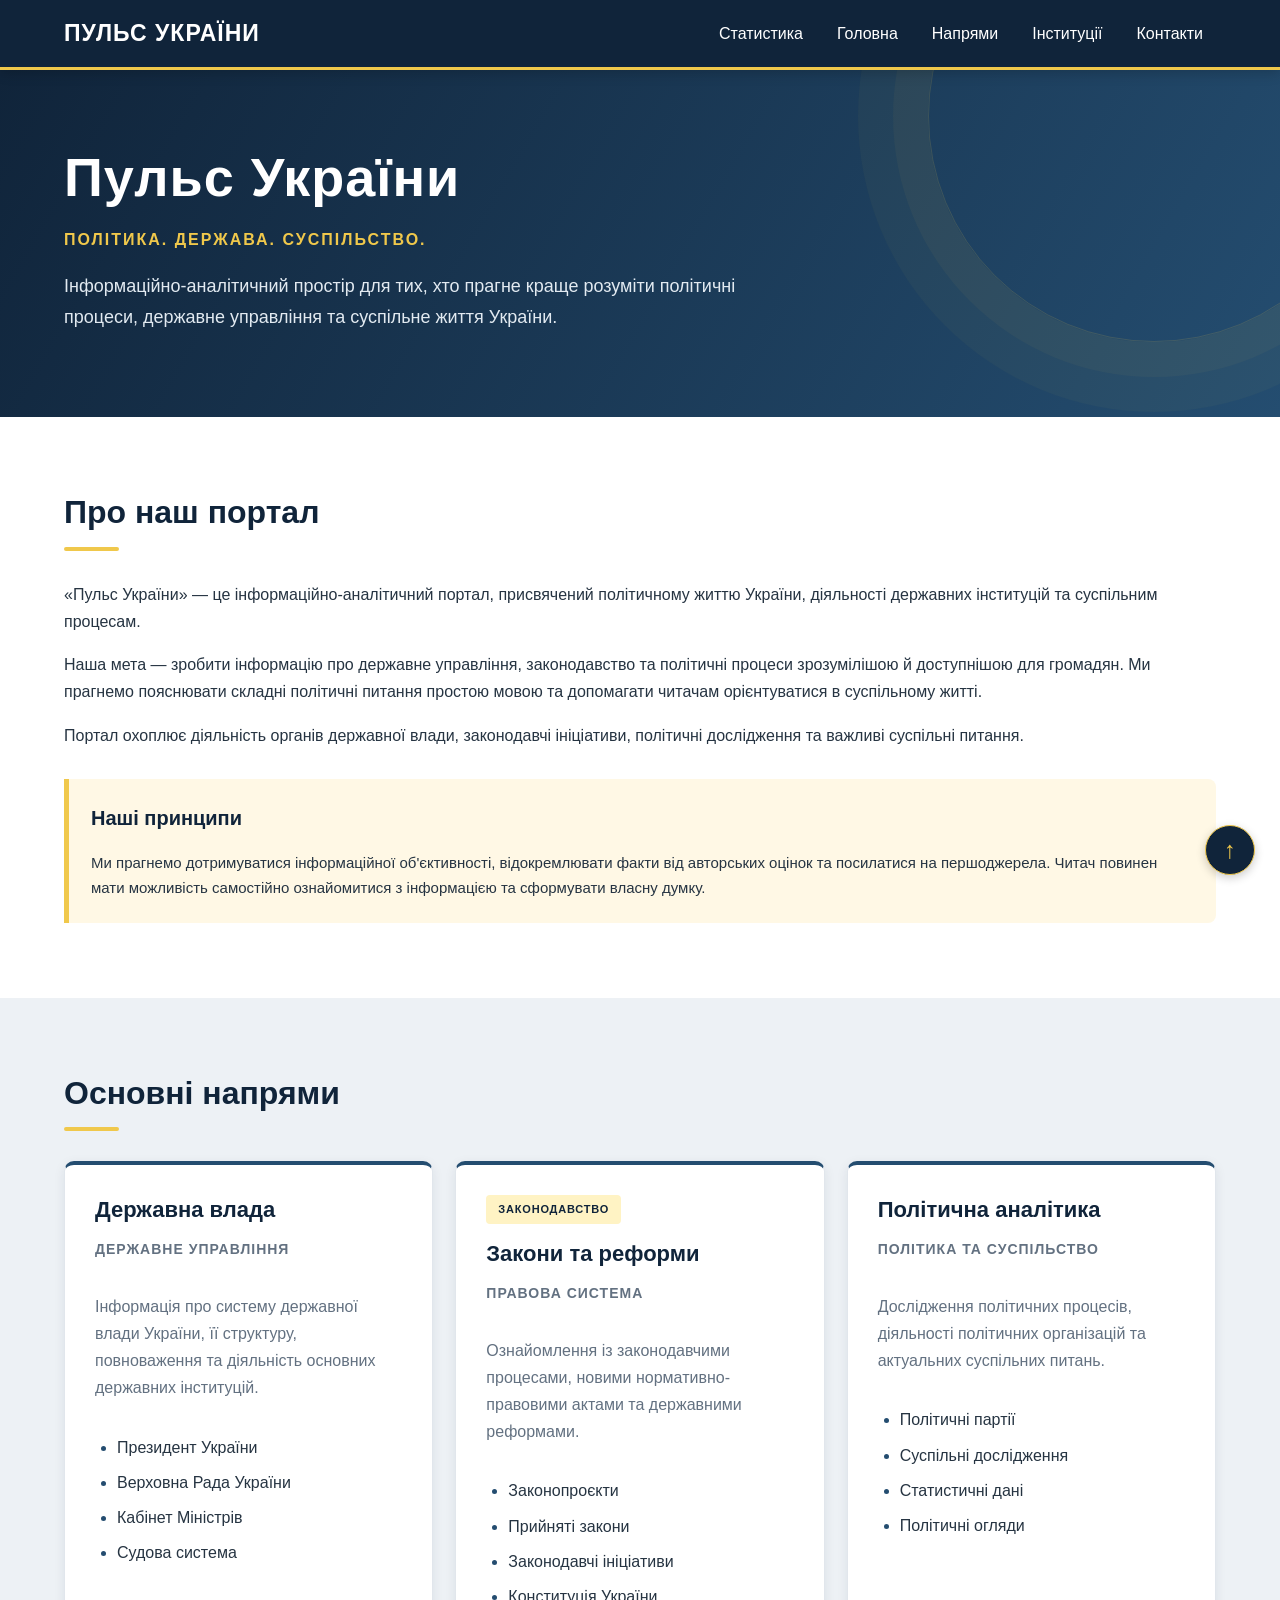
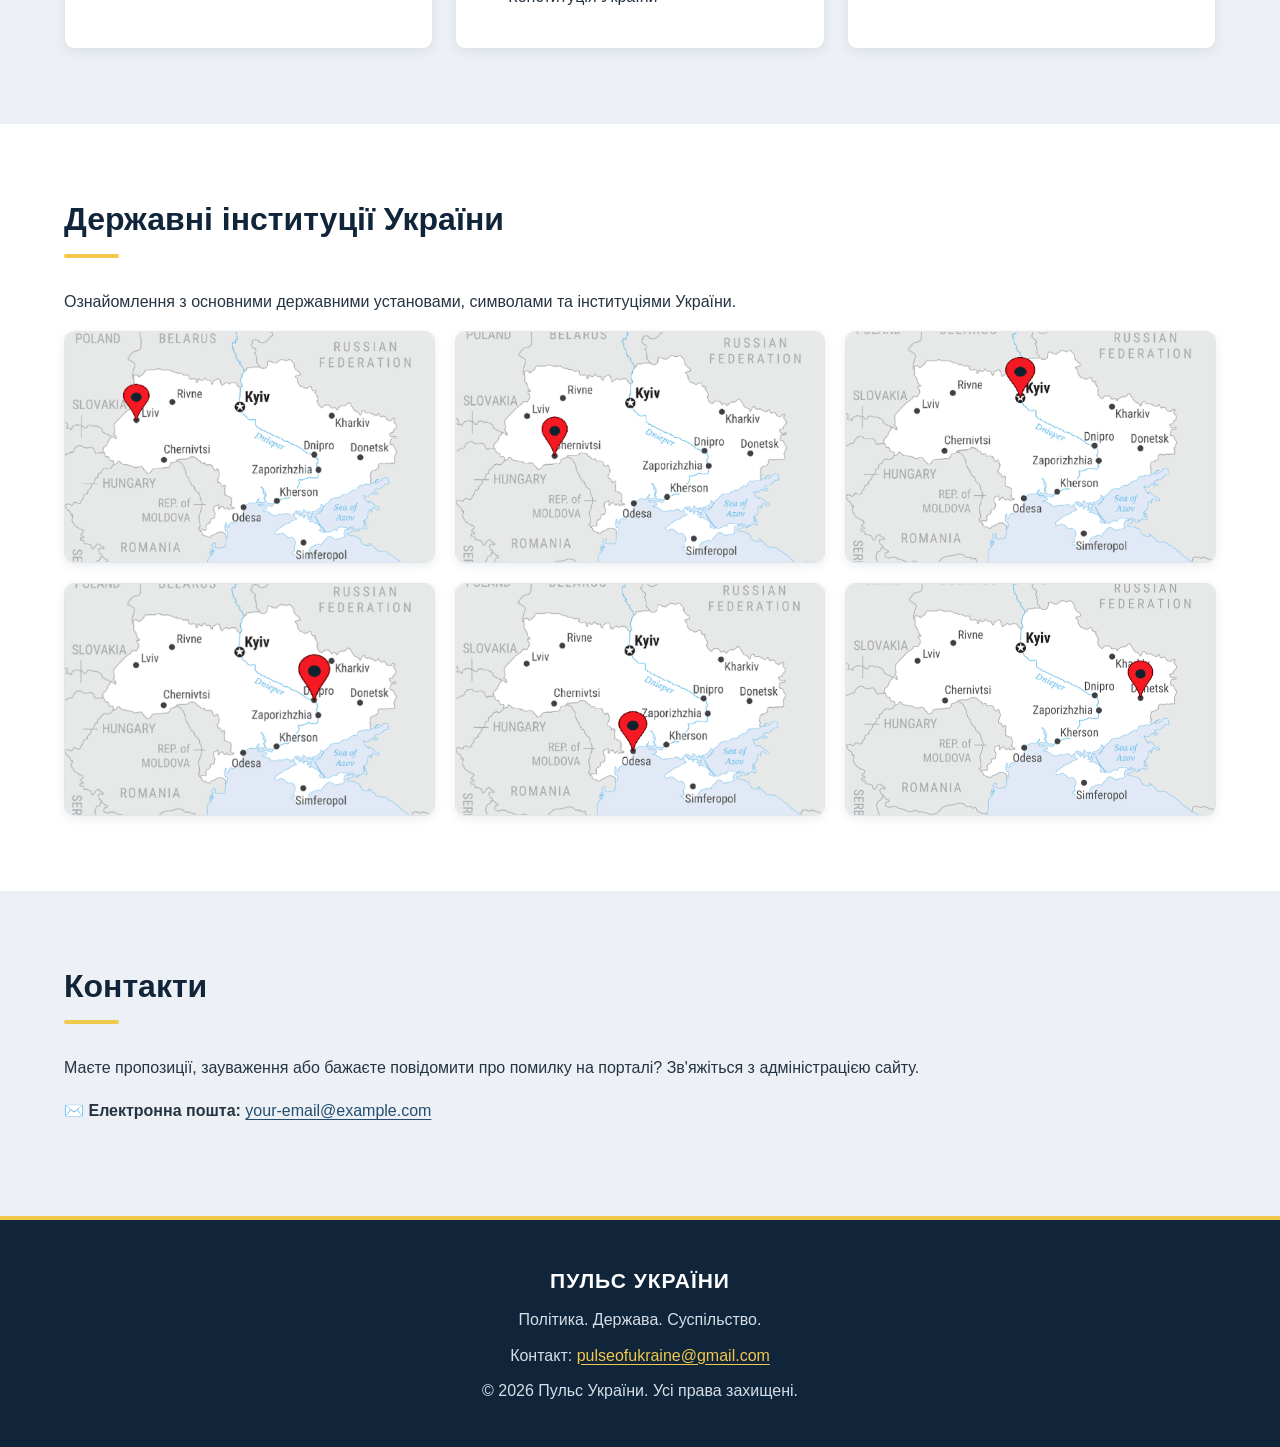
<file: Index/index.html>
<!DOCTYPE html>
<html lang="uk">
<head>
    <meta charset="UTF-8">
    <meta name="viewport" content="width=device-width, initial-scale=1.0">

    <!-- SEO metadata -->
    <title>Пульс України — Політика. Держава. Суспільство.</title>

    <meta name="description"
          content="Пульс України — інформаційно-аналітичний портал про українську політику, державне управління, законодавство та суспільне життя.">

    <meta name="keywords"
          content="Україна, політика, державне управління, Верховна Рада, законодавство, суспільство, політична аналітика">

    <meta name="author" content="Your Name">

    <meta name="theme-color" content="#10243A">

    <!-- Favicon -->
    <link rel="icon" href="favicon.ico" type="image/x-icon">

    <!-- Open Graph metadata -->
    <meta property="og:type" content="website">
    <meta property="og:locale" content="uk_UA">
    <meta property="og:title" content="Пульс України — Політика. Держава. Суспільство.">
    <meta property="og:description"
          content="Досліджуй політичні процеси, державні інституції та суспільне життя України.">

    <!-- CSS -->
    <link rel="stylesheet" href="style.css">
</head>

<body id="top">

    <!-- Skip link for accessibility -->
    <a class="skip-link" href="#main-content">
        Перейти до основного вмісту
    </a>

    <!-- Website header -->
    <header class="site-header">
        <div class="header-container">

            <a class="logo" href="#top">ПУЛЬС УКРАЇНИ</a>

            <nav aria-label="Головна навігація">
                <ul>
                    <li><a href="pages/statistics.html">Статистика</a></li>
                    <li><a href="#about">Головна</a></li>
                    <li><a href="#features">Напрями</a></li>
                    <li><a href="#gallery">Інституції</a></li>
                    <li><a href="#contacts">Контакти</a></li>
                </ul>
            </nav>

        </div>
    </header>

    <!-- Main page content -->
    <main id="main-content">

        <!-- Page introduction -->
        <header class="page-intro">
            <div class="container">

                <h1>Пульс України</h1>

                <p>
                    Політика. Держава. Суспільство.
                </p>

                <p>
                    Інформаційно-аналітичний простір для тих,
                    хто прагне краще розуміти політичні процеси,
                    державне управління та суспільне життя України.
                </p>

            </div>
        </header>

        <!-- About the portal -->
        <section id="about" class="section">
            <div class="container">

                <h2>Про наш портал</h2>

                <p>
                    «Пульс України» — це інформаційно-аналітичний портал,
                    присвячений політичному життю України, діяльності
                    державних інституцій та суспільним процесам.
                </p>

                <p>
                    Наша мета — зробити інформацію про державне
                    управління, законодавство та політичні процеси
                    зрозумілішою й доступнішою для громадян.
                    Ми прагнемо пояснювати складні політичні питання
                    простою мовою та допомагати читачам орієнтуватися
                    в суспільному житті.
                </p>

                <p>
                    Портал охоплює діяльність органів державної влади,
                    законодавчі ініціативи, політичні дослідження
                    та важливі суспільні питання.
                </p>

                <!-- Additional information -->
                <aside class="tip" aria-labelledby="tip-title">

                    <h3 id="tip-title">Наші принципи</h3>

                    <p>
                        Ми прагнемо дотримуватися інформаційної
                        об'єктивності, відокремлювати факти від
                        авторських оцінок та посилатися на першоджерела.
                        Читач повинен мати можливість самостійно
                        ознайомитися з інформацією та сформувати
                        власну думку.
                    </p>

                </aside>

            </div>
        </section>

        <!-- Main areas -->
        <section id="features" class="section">
            <div class="container">

                <h2>Основні напрями</h2>

                <div class="cards">

                    <article class="card">

                        <h3>Державна влада</h3>

                        <p class="price">Державне управління</p>

                        <p>
                            Інформація про систему державної влади
                            України, її структуру, повноваження
                            та діяльність основних державних інституцій.
                        </p>

                        <ul>
                            <li>Президент України</li>
                            <li>Верховна Рада України</li>
                            <li>Кабінет Міністрів</li>
                            <li>Судова система</li>
                        </ul>

                    </article>

                    <article class="card">

                        <span class="badge">ЗАКОНОДАВСТВО</span>

                        <h3>Закони та реформи</h3>

                        <p class="price">Правова система</p>

                        <p>
                            Ознайомлення із законодавчими процесами,
                            новими нормативно-правовими актами
                            та державними реформами.
                        </p>

                        <ul>
                            <li>Законопроєкти</li>
                            <li>Прийняті закони</li>
                            <li>Законодавчі ініціативи</li>
                            <li>Конституція України</li>
                        </ul>

                    </article>

                    <article class="card">

                        <h3>Політична аналітика</h3>

                        <p class="price">Політика та суспільство</p>

                        <p>
                            Дослідження політичних процесів,
                            діяльності політичних організацій
                            та актуальних суспільних питань.
                        </p>

                        <ul>
                            <li>Політичні партії</li>
                            <li>Суспільні дослідження</li>
                            <li>Статистичні дані</li>
                            <li>Політичні огляди</li>
                        </ul>

                    </article>

                </div>
            </div>
        </section>

        <!-- Gallery of Ukrainian institutions -->
        <section id="gallery" class="section">
            <div class="container">

                <h2>Державні інституції України</h2>

                <p>
                    Ознайомлення з основними державними установами,
                    символами та інституціями України.
                </p>

                <div class="grid-gallery">

                    <figure class="gallery-item">
                        <img src="images/map1.png"
                             alt="Будівля Верховної Ради України">
                    </figure>

                    <figure class="gallery-item">
                        <img src="images/map2.png"
                             alt="Будівля Кабінету Міністрів України">
                    </figure>

                    <figure class="gallery-item">
                        <img src="images/map3.png"
                             alt="Офіційна державна установа України">
                    </figure>

                    <figure class="gallery-item">
                        <img src="images/map4.png"
                             alt="Конституція України">
                    </figure>

                    <figure class="gallery-item">
                        <img src="images/map5.png"
                             alt="Державна символіка України">
                    </figure>

                    <figure class="gallery-item">
                        <img src="images/map6.png"
                             alt="Український парламент">
                    </figure>

                </div>

            </div>
        </section>

        <!-- Contact information -->
        <section id="contacts" class="section">
            <div class="container">

                <h2>Контакти</h2>

                <p>
                    Маєте пропозиції, зауваження або бажаєте
                    повідомити про помилку на порталі?
                    Зв'яжіться з адміністрацією сайту.
                </p>

                <p>
                    <span aria-hidden="true">✉️</span>
                    <strong>Електронна пошта:</strong>
                    <a href="mailto:your-email@example.com">
                        your-email@example.com
                    </a>
                </p>

            </div>
        </section>

    </main>

    <!-- Website footer -->
    <footer class="site-footer">
        <div class="container">

            <p><strong>ПУЛЬС УКРАЇНИ</strong></p>

            <p>Політика. Держава. Суспільство.</p>


            <p>
                Контакт:
                <a href="mailto:your-email@example.com">
                    pulseofukraine@gmail.com
                </a>
            </p>

            <p>© 2026 Пульс України. Усі права захищені.</p>

        </div>
    </footer>

    <!-- кнопка -->
    <a href="#top"
       class="back-to-top"
       aria-label="Повернутися на початок сторінки">↑</a>

</body>
</html>
</file>
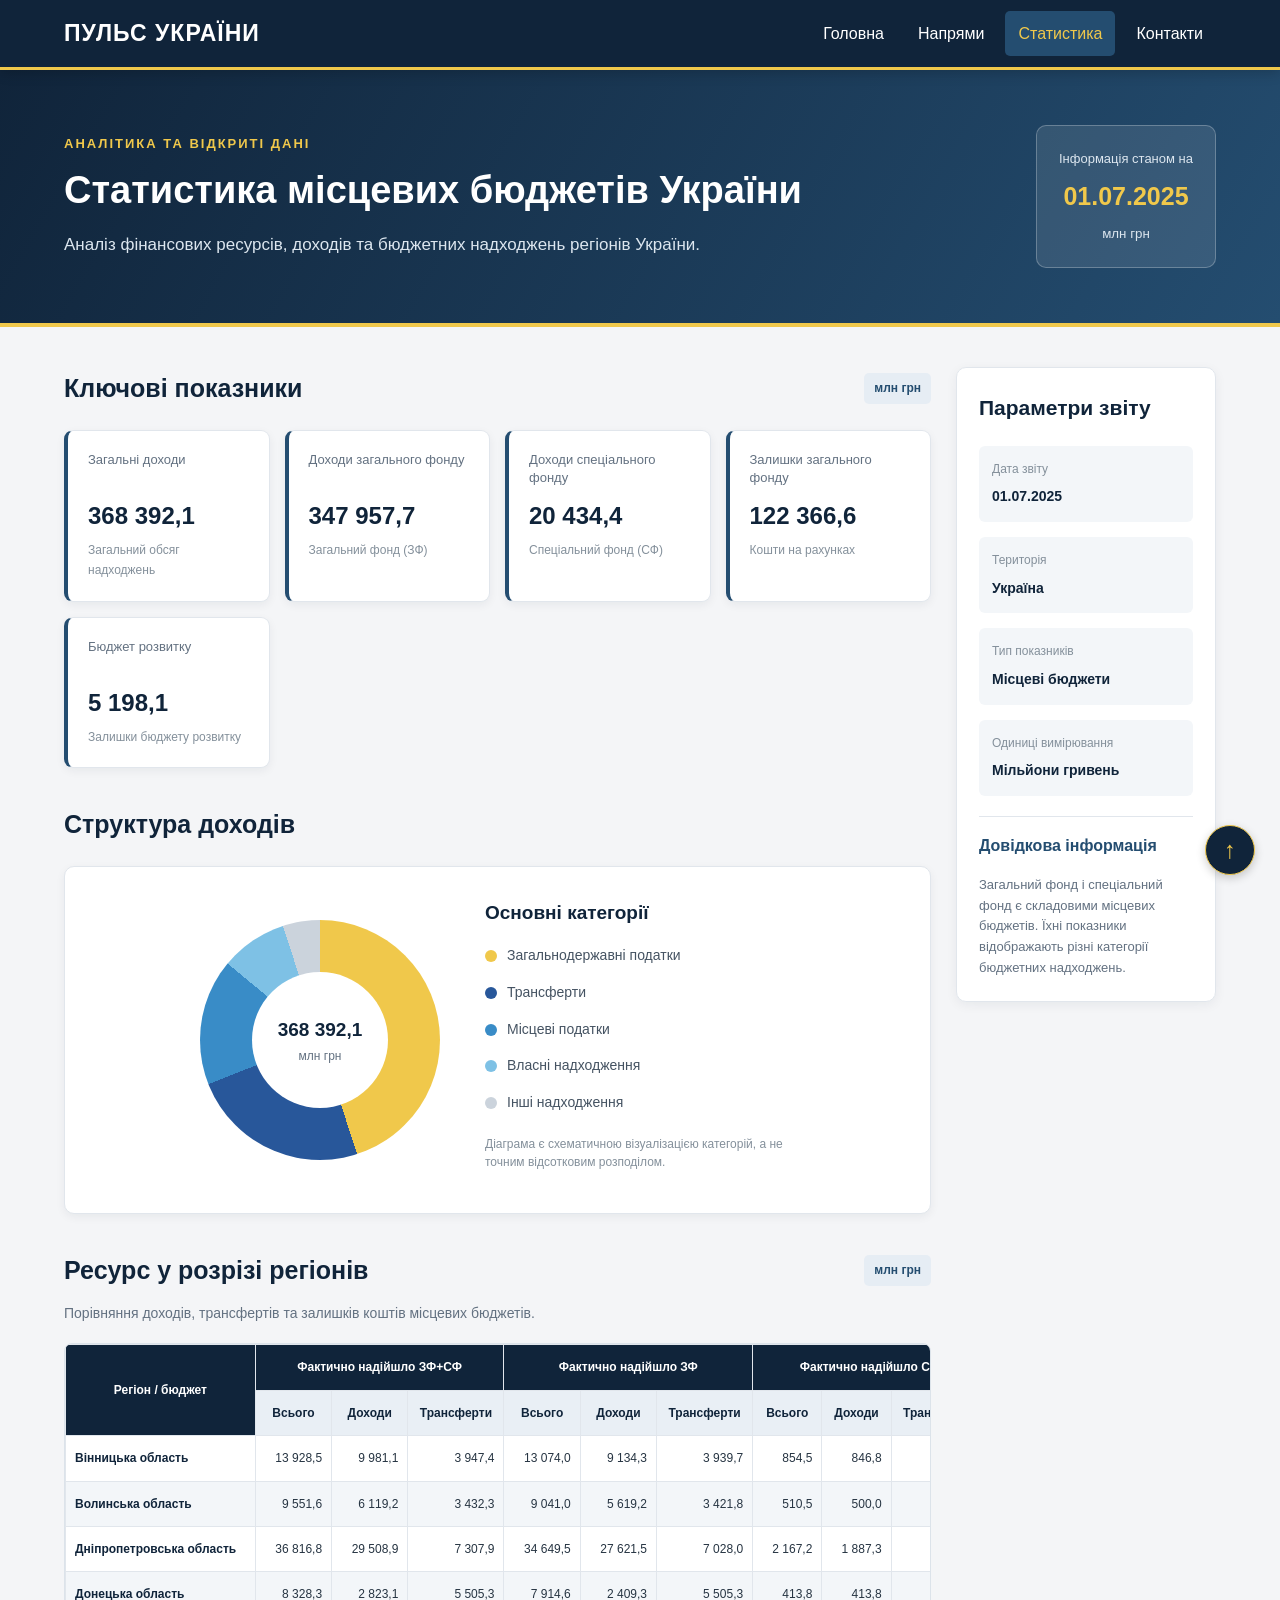
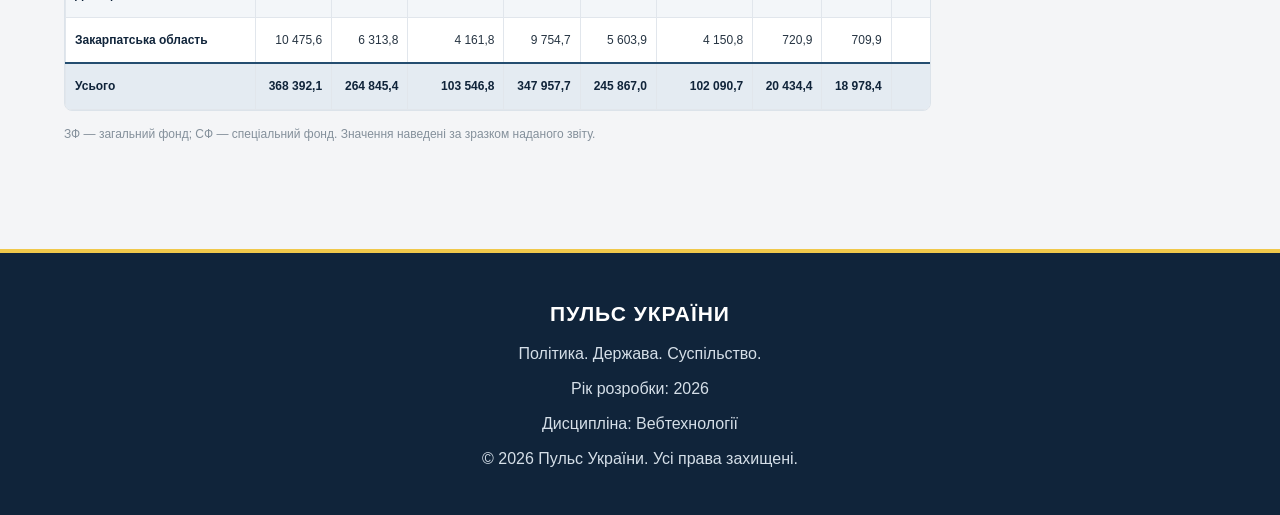
<file: Index/pages/statistics.html>
<!DOCTYPE html>
<html lang="uk">

<head>
    <meta charset="UTF-8">
    <meta name="viewport" content="width=device-width, initial-scale=1.0">

    <title>Статистика — Пульс України</title>

    <meta name="description"
          content="Статистичні дані та аналітика місцевих бюджетів України.">

    <meta name="author" content="Пульс України">

    <link rel="stylesheet" href="../style.css">
    <link rel="stylesheet" href="statistics.css">

</head>

<body id="top">

    <!-- Skip link -->
    <a class="skip-link" href="#main-content">
        Перейти до основного вмісту
    </a>

    <!-- Header -->
    <header class="site-header">

        <div class="header-container">

            <a class="logo" href="../index.html">
                ПУЛЬС УКРАЇНИ
            </a>

            <nav aria-label="Головна навігація">

                <ul>
                    <li><a href="../index.html">Головна</a></li>
                    <li><a href="../index.html#features">Напрями</a></li>
                    <li><a href="statistics.html" aria-current="page" class="active">Статистика</a></li>
                    <li><a href="../index.html#contacts">Контакти</a></li>
                </ul>

            </nav>

        </div>

    </header>


    <!-- Main content -->
    <main id="main-content">

        <!-- Page introduction -->
        <section class="statistics-hero">

            <div class="container">

                <div class="statistics-hero-content">

                    <div>

                        <p class="statistics-label">
                            АНАЛІТИКА ТА ВІДКРИТІ ДАНІ
                        </p>

                        <h1>
                            Статистика місцевих бюджетів України
                        </h1>

                        <p>
                            Аналіз фінансових ресурсів, доходів
                            та бюджетних надходжень регіонів України.
                        </p>

                    </div>

                    <div class="report-date">

                        <span>Інформація станом на</span>

                        <strong>01.07.2025</strong>

                        <small>млн грн</small>

                    </div>

                </div>

            </div>

        </section>


        <div class="container statistics-layout">

            <!-- Main statistics -->
            <div class="statistics-main">


                <!-- Key indicators -->
                <section class="statistics-section">

                    <div class="statistics-heading">

                        <h2>Ключові показники</h2>

                        <span class="unit-label">млн грн</span>

                    </div>


                    <div class="statistics-cards">

                        <article class="statistics-card">

                            <span class="card-label">
                                Загальні доходи
                            </span>

                            <strong>368 392,1</strong>

                            <small>Загальний обсяг надходжень</small>

                        </article>


                        <article class="statistics-card">

                            <span class="card-label">
                                Доходи загального фонду
                            </span>

                            <strong>347 957,7</strong>

                            <small>Загальний фонд (ЗФ)</small>

                        </article>


                        <article class="statistics-card">

                            <span class="card-label">
                                Доходи спеціального фонду
                            </span>

                            <strong>20 434,4</strong>

                            <small>Спеціальний фонд (СФ)</small>

                        </article>


                        <article class="statistics-card">

                            <span class="card-label">
                                Залишки загального фонду
                            </span>

                            <strong>122 366,6</strong>

                            <small>Кошти на рахунках</small>

                        </article>


                        <article class="statistics-card">

                            <span class="card-label">
                                Бюджет розвитку
                            </span>

                            <strong>5 198,1</strong>

                            <small>Залишки бюджету розвитку</small>

                        </article>

                    </div>

                </section>


                <!-- Revenue chart -->
                <section class="statistics-section">

                    <h2>Структура доходів</h2>

                    <div class="chart-card">

                        <div class="donut-wrapper">

                            <div class="donut-chart"
                                 role="img"
                                 aria-label="Схематична кругова діаграма структури доходів">

                                <div class="donut-center">

                                    <strong>368 392,1</strong>

                                    <span>млн грн</span>

                                </div>

                            </div>

                        </div>


                        <div class="chart-legend">

                            <h3>Основні категорії</h3>

                            <ul>

                                <li>
                                    <span class="legend-color tax"></span>
                                    Загальнодержавні податки
                                </li>

                                <li>
                                    <span class="legend-color transfers"></span>
                                    Трансферти
                                </li>

                                <li>
                                    <span class="legend-color local-tax"></span>
                                    Місцеві податки
                                </li>

                                <li>
                                    <span class="legend-color own-income"></span>
                                    Власні надходження
                                </li>

                                <li>
                                    <span class="legend-color other"></span>
                                    Інші надходження
                                </li>

                            </ul>

                            <p class="chart-note">
                                Діаграма є схематичною візуалізацією
                                категорій, а не точним відсотковим розподілом.
                            </p>

                        </div>

                    </div>

                </section>


                <!-- Regional budget table -->
                <section class="statistics-section">

                    <div class="statistics-heading">

                        <h2>Ресурс у розрізі регіонів</h2>

                        <span class="unit-label">млн грн</span>

                    </div>

                    <p class="table-description">
                        Порівняння доходів, трансфертів та залишків
                        коштів місцевих бюджетів.
                    </p>


                    <div class="table-wrapper">

                        <table class="statistics-table">

                            <thead>

                                <tr>

                                    <th rowspan="2">Регіон / бюджет</th>

                                    <th colspan="3">
                                        Фактично надійшло ЗФ+СФ
                                    </th>

                                    <th colspan="3">
                                        Фактично надійшло ЗФ
                                    </th>

                                    <th colspan="3">
                                        Фактично надійшло СФ
                                    </th>

                                    <th rowspan="2">
                                        Залишки ЗФ
                                    </th>

                                    <th rowspan="2">
                                        Бюджет розвитку
                                    </th>

                                </tr>

                                <tr>

                                    <th>Всього</th>
                                    <th>Доходи</th>
                                    <th>Трансферти</th>

                                    <th>Всього</th>
                                    <th>Доходи</th>
                                    <th>Трансферти</th>

                                    <th>Всього</th>
                                    <th>Доходи</th>
                                    <th>Трансферти</th>

                                </tr>

                            </thead>


                            <tbody>

                                <tr>

                                    <th>Вінницька область</th>

                                    <td>13 928,5</td>
                                    <td>9 981,1</td>
                                    <td>3 947,4</td>

                                    <td>13 074,0</td>
                                    <td>9 134,3</td>
                                    <td>3 939,7</td>

                                    <td>854,5</td>
                                    <td>846,8</td>
                                    <td>7,7</td>

                                    <td>2 168,5</td>
                                    <td>219,4</td>

                                </tr>


                                <tr>

                                    <th>Волинська область</th>

                                    <td>9 551,6</td>
                                    <td>6 119,2</td>
                                    <td>3 432,3</td>

                                    <td>9 041,0</td>
                                    <td>5 619,2</td>
                                    <td>3 421,8</td>

                                    <td>510,5</td>
                                    <td>500,0</td>
                                    <td>10,5</td>

                                    <td>1 713,7</td>
                                    <td>170,2</td>

                                </tr>


                                <tr>

                                    <th>Дніпропетровська область</th>

                                    <td>36 816,8</td>
                                    <td>29 508,9</td>
                                    <td>7 307,9</td>

                                    <td>34 649,5</td>
                                    <td>27 621,5</td>
                                    <td>7 028,0</td>

                                    <td>2 167,2</td>
                                    <td>1 887,3</td>
                                    <td>279,9</td>

                                    <td>10 622,6</td>
                                    <td>227,4</td>

                                </tr>


                                <tr>

                                    <th>Донецька область</th>

                                    <td>8 328,3</td>
                                    <td>2 823,1</td>
                                    <td>5 505,3</td>

                                    <td>7 914,6</td>
                                    <td>2 409,3</td>
                                    <td>5 505,3</td>

                                    <td>413,8</td>
                                    <td>413,8</td>
                                    <td>0,0</td>

                                    <td>11 293,3</td>
                                    <td>499,2</td>

                                </tr>


                                <tr>

                                    <th>Закарпатська область</th>

                                    <td>10 475,6</td>
                                    <td>6 313,8</td>
                                    <td>4 161,8</td>

                                    <td>9 754,7</td>
                                    <td>5 603,9</td>
                                    <td>4 150,8</td>

                                    <td>720,9</td>
                                    <td>709,9</td>
                                    <td>11,0</td>

                                    <td>1 602,0</td>
                                    <td>156,4</td>

                                </tr>


                            </tbody>


                            <tfoot>

                                <tr>

                                    <th>Усього</th>

                                    <td>368 392,1</td>
                                    <td>264 845,4</td>
                                    <td>103 546,8</td>

                                    <td>347 957,7</td>
                                    <td>245 867,0</td>
                                    <td>102 090,7</td>

                                    <td>20 434,4</td>
                                    <td>18 978,4</td>
                                    <td>1 456,1</td>

                                    <td>122 366,6</td>
                                    <td>5 198,1</td>

                                </tr>

                            </tfoot>

                        </table>

                    </div>

                    <p class="table-note">
                        ЗФ — загальний фонд; СФ — спеціальний фонд.
                        Значення наведені за зразком наданого звіту.
                    </p>

                </section>

            </div>


            <!-- Sidebar -->
            <aside class="statistics-sidebar">

                <h2>Параметри звіту</h2>

                <div class="filter-box">

                    <span class="filter-label">Дата звіту</span>

                    <strong>01.07.2025</strong>

                </div>


                <div class="filter-box">

                    <span class="filter-label">Територія</span>

                    <strong>Україна</strong>

                </div>


                <div class="filter-box">

                    <span class="filter-label">Тип показників</span>

                    <strong>Місцеві бюджети</strong>

                </div>


                <div class="filter-box">

                    <span class="filter-label">Одиниці вимірювання</span>

                    <strong>Мільйони гривень</strong>

                </div>


                <div class="sidebar-information">

                    <h3>Довідкова інформація</h3>

                    <p>
                        Загальний фонд і спеціальний фонд
                        є складовими місцевих бюджетів.
                        Їхні показники відображають різні
                        категорії бюджетних надходжень.
                    </p>

                </div>

            </aside>

        </div>

    </main>


    <!-- Footer -->
    <footer class="site-footer">

        <div class="container">

            <p><strong>ПУЛЬС УКРАЇНИ</strong></p>

            <p>Політика. Держава. Суспільство.</p>

            <p>Рік розробки: 2026</p>

            <p>Дисципліна: Вебтехнології</p>

            <p>© 2026 Пульс України. Усі права захищені.</p>

        </div>

    </footer>


    <!-- Back to top -->
    <a href="#top"
       class="back-to-top"
       aria-label="Повернутися на початок сторінки">↑</a>

</body>
</html>
</file>
<file: Index/style.css>
/* ========================================
   GENERAL SETTINGS
======================================== */

:root {
    --navy: #10243A;
    --blue: #244D70;
    --blue-light: #345F82;
    --gold: #F0C84B;

    --background: #F4F5F7;
    --white: #FFFFFF;
    --text: #263442;
    --text-light: #637181;
    --border: #E1E6EC;
}

* {
    box-sizing: border-box;
}

html {
    scroll-behavior: smooth;
    scroll-padding-top: 90px;
}

body {
    margin: 0;
    padding-top: 70px;

    font-family: Arial, sans-serif;
    line-height: 1.7;

    background-color: var(--background);
    color: var(--text);
}

/* Semantic HTML elements */

header,
nav,
main,
section,
article,
aside,
footer {
    display: block;
}

.container {
    width: 90%;
    max-width: 1200px;
    margin: 0 auto;
}

/* ========================================
   ACCESSIBILITY
======================================== */

.skip-link {
    position: absolute;
    top: -100px;
    left: 15px;
    z-index: 2000;

    padding: 12px 18px;

    background-color: var(--white);
    color: var(--navy);

    border: 2px solid var(--gold);
    border-radius: 5px;
}

.skip-link:focus {
    top: 15px;
}

a:focus-visible {
    outline: 3px solid var(--gold);
    outline-offset: 4px;
}

/* ========================================
   HEADER
======================================== */

.site-header {
    position: fixed;
    top: 0;
    left: 0;

    width: 100%;
    height: 70px;

    background-color: var(--navy);
    color: var(--white);

    border-bottom: 3px solid var(--gold);

    z-index: 1000;

    box-shadow: 0 3px 12px rgba(0, 0, 0, 0.18);
}

/* Flexbox layout */

.header-container {
    width: 90%;
    max-width: 1200px;

    height: 100%;
    margin: 0 auto;

    display: flex;
    justify-content: space-between;
    align-items: center;

    gap: 20px;
}

/* Logo */

.logo {
    display: inline-block;

    color: var(--white);
    font-size: 23px;
    font-weight: bold;
    letter-spacing: 1px;

    text-decoration: none;
    white-space: nowrap;

    transition: color 0.3s ease;
}

.logo:hover {
    color: var(--gold);
}

/* ========================================
   NAVIGATION
======================================== */

nav ul {
    display: flex;
    flex-wrap: wrap;
    align-items: center;

    gap: 8px;

    list-style: none;

    margin: 0;
    padding: 0;
}

nav a {
    display: inline-block;

    color: var(--white);
    text-decoration: none;

    padding: 9px 13px;

    border-radius: 5px;

    transition: background-color 0.3s ease,
                color 0.3s ease;
}

nav a:hover {
    background-color: var(--blue);
    color: var(--gold);
}

/* ========================================
   PAGE INTRODUCTION
======================================== */

.page-intro {
    position: relative;
    overflow: hidden;

    padding: 75px 0 85px;

    background: linear-gradient(
        120deg,
        var(--navy),
        var(--blue)
    );

    color: var(--white);
}

/* Decorative background element */

.page-intro::after {
    content: "";

    position: absolute;

    top: -180px;
    right: -100px;

    width: 450px;
    height: 450px;

    border: 1px solid rgba(240, 200, 75, 0.15);
    border-radius: 50%;

    box-shadow:
        0 0 0 35px rgba(240, 200, 75, 0.04),
        0 0 0 70px rgba(240, 200, 75, 0.03);

    pointer-events: none;
}

.page-intro .container {
    position: relative;
    z-index: 1;
}

.page-intro h1 {
    margin-top: 0;
    margin-bottom: 15px;

    font-size: clamp(36px, 5vw, 54px);
    line-height: 1.2;

    color: var(--white);
    letter-spacing: 1px;
}

.page-intro p {
    max-width: 750px;
    margin-bottom: 0;

    font-size: 18px;
    color: #E2EAF1;
}

/* Intro slogan */

.page-intro p:first-of-type {
    margin-bottom: 15px;

    color: var(--gold);

    font-size: 16px;
    font-weight: bold;
    letter-spacing: 2px;
    text-transform: uppercase;
}

/* ========================================
   SECTIONS
======================================== */

.section {
    padding: 75px 0;
    scroll-margin-top: 90px;
}

/* Alternating section backgrounds */

main > .section:nth-of-type(even) {
    background-color: #EDF1F5;
}

main > .section:nth-of-type(odd) {
    background-color: var(--white);
}

/* Section headings */

.section h2 {
    margin-top: 0;
    margin-bottom: 30px;

    font-size: 32px;
    line-height: 1.3;

    color: var(--navy);
}

/* Gold decorative line */

.section h2::after {
    content: "";

    display: block;

    width: 55px;
    height: 4px;

    margin-top: 13px;

    background-color: var(--gold);
    border-radius: 2px;
}

/* ========================================
   MAIN DIRECTION CARDS
======================================== */

.cards {
    display: grid;

    grid-template-columns: repeat(3, minmax(0, 1fr));

    gap: 22px;
    align-items: stretch;
}

.card {
    position: relative;
    min-width: 0;

    display: flex;
    flex-direction: column;

    background-color: var(--white);

    padding: 30px;

    border: 1px solid var(--border);
    border-top: 4px solid var(--blue);

    border-radius: 10px;

    box-shadow: 0 3px 12px rgba(16, 36, 58, 0.08);

    transition: transform 0.3s ease,
                box-shadow 0.3s ease,
                border-color 0.3s ease;
}

.card:hover {
    transform: translateY(-5px);

    border-top-color: var(--gold);

    box-shadow: 0 8px 20px rgba(16, 36, 58, 0.13);
}

.card h3 {
    margin-top: 0;
    margin-bottom: 12px;

    font-size: 22px;
    line-height: 1.4;

    color: var(--navy);
}

.card p {
    color: var(--text-light);
}

.card ul {
    padding-left: 22px;
    margin-bottom: 0;
}

.card li {
    margin-bottom: 8px;
}

.card li::marker {
    color: var(--blue);
}

/* Card subtitles */

.price {
    margin: 0 0 15px;

    font-size: 14px;
    font-weight: bold;

    letter-spacing: 1px;
    text-transform: uppercase;

    color: var(--blue);
}

/* Category badge */

.badge {
    display: inline-block;
    align-self: flex-start;

    margin-bottom: 15px;

    background-color: #FFF3C4;
    color: var(--navy);

    padding: 5px 12px;

    border-radius: 4px;

    font-size: 11px;
    font-weight: bold;
    letter-spacing: 0.8px;
}

/* ========================================
   INSTITUTIONS GALLERY
======================================== */

.grid-gallery {
    display: grid;

    grid-template-columns: repeat(3, minmax(0, 1fr));

    gap: 20px;
}

/* Figure elements */

.gallery-item {
    margin: 0;
    overflow: hidden;

    background-color: var(--white);

    border: 1px solid var(--border);
    border-radius: 10px;

    box-shadow: 0 3px 10px rgba(16, 36, 58, 0.08);
}

/* Gallery images */

.grid-gallery img {
    display: block;

    width: 100%;
    height: auto;

    aspect-ratio: 16 / 10;

    object-fit: cover;

    transition: transform 0.4s ease;
}

.grid-gallery img:hover {
    transform: scale(1.05);
}

/* ========================================
   ASIDE - PORTAL PRINCIPLES
======================================== */

.tip {
    margin-top: 30px;
    padding: 22px;

    background-color: #FFF8E5;

    border-left: 5px solid var(--gold);
    border-radius: 0 8px 8px 0;

    font-size: 15px;
}

.tip h3 {
    margin-top: 0;
    margin-bottom: 10px;

    color: var(--navy);
    font-size: 20px;
}

.tip p {
    margin-bottom: 0;
}

/* ========================================
   CONTACTS
======================================== */

#contacts p {
    overflow-wrap: anywhere;
}

#contacts a {
    color: var(--blue);

    text-underline-offset: 3px;

    transition: color 0.3s ease;
}

#contacts a:hover {
    color: var(--navy);
}

/* ========================================
   FOOTER
======================================== */

.site-footer {
    display: block;

    background-color: var(--navy);
    color: var(--white);

    text-align: center;

    padding: 35px 0;

    border-top: 4px solid var(--gold);
}

.site-footer p {
    margin: 8px 0;
    color: #D5DFE8;
}

.site-footer strong {
    color: var(--white);

    font-size: 21px;
    letter-spacing: 1px;
}

.site-footer a {
    color: var(--gold);
    text-underline-offset: 3px;
}

.site-footer a:hover {
    color: var(--white);
}

/* ========================================
   BACK-TO-TOP BUTTON
======================================== */

.back-to-top {
    position: fixed;

    bottom: 25px;
    right: 25px;

    width: 50px;
    height: 50px;

    display: flex;
    align-items: center;
    justify-content: center;

    border-radius: 50%;

    background-color: var(--navy);
    color: var(--gold);

    text-decoration: none;
    font-size: 24px;
    font-weight: bold;

    z-index: 1001;

    border: 1px solid var(--gold);

    box-shadow: 0 3px 10px rgba(0, 0, 0, 0.2);

    transition: background-color 0.3s ease,
                transform 0.3s ease;
}

.back-to-top:hover {
    background-color: var(--blue);
    color: var(--white);

    transform: translateY(-5px);
}

/* ========================================
   TABLET RESPONSIVENESS
======================================== */

@media (max-width: 900px) {

    .header-container {
        width: 94%;
        gap: 10px;
    }

    .logo {
        font-size: 20px;
    }

    nav ul {
        gap: 4px;
    }

    nav a {
        padding: 8px;
        font-size: 14px;
    }

    .cards {
        grid-template-columns: repeat(2, minmax(0, 1fr));
    }

    .grid-gallery {
        grid-template-columns: repeat(2, minmax(0, 1fr));
    }
}

/* ========================================
   MOBILE RESPONSIVENESS
======================================== */

@media (max-width: 768px) {

    .site-header {
        height: auto;
        padding: 10px 0;
    }

    .header-container {
        height: auto;

        flex-direction: column;
        justify-content: center;

        gap: 5px;
    }

    body {
        padding-top: 125px;
    }

    nav ul {
        justify-content: center;
        gap: 3px;
    }

    nav a {
        padding: 6px 8px;
        font-size: 14px;
    }

    .page-intro {
        padding: 55px 0;
    }

    .page-intro h1 {
        font-size: 36px;
    }

    .section {
        padding: 55px 0;
    }

    .section h2 {
        font-size: 27px;
    }

    .cards {
        grid-template-columns: 1fr;
    }

    .card {
        padding: 25px;
    }

    .back-to-top {
        width: 45px;
        height: 45px;

        right: 15px;
        bottom: 15px;
    }
}

/* ========================================
   SMALL MOBILE SCREENS
======================================== */

@media (max-width: 480px) {

    .container {
        width: 92%;
    }

    .header-container {
        width: 96%;
    }

    body {
        padding-top: 115px;
    }

    .logo {
        font-size: 21px;
    }

    nav ul {
        gap: 1px;
    }

    nav a {
        padding: 5px 6px;
        font-size: 12px;
    }

    .page-intro h1 {
        font-size: 30px;
    }

    .page-intro p {
        font-size: 16px;
    }

    .page-intro p:first-of-type {
        font-size: 13px;
    }

    .grid-gallery {
        grid-template-columns: 1fr;
    }

    .card {
        padding: 22px;
    }
}

/* ========================================
   REDUCED MOTION ACCESSIBILITY
======================================== */

@media (prefers-reduced-motion: reduce) {

    html {
        scroll-behavior: auto;
    }

    *,
    *::before,
    *::after {
        transition-duration: 0.01ms !important;
    }
}
</file>
<file: Index/pages/statistics.css>
/* ========================================
   STATISTICS PAGE
======================================== */

.statistics-hero {
    padding: 55px 0;

    background: linear-gradient(
        120deg,
        #10243A,
        #244D70
    );

    color: white;

    border-bottom: 4px solid #F0C84B;
}

.statistics-hero-content {
    display: flex;
    justify-content: space-between;
    align-items: center;

    gap: 30px;
}

.statistics-label {
    margin: 0 0 12px;

    color: #F0C84B;

    font-size: 13px;
    font-weight: bold;
    letter-spacing: 2px;
}

.statistics-hero h1 {
    max-width: 750px;

    margin: 0 0 15px;

    font-size: 38px;
    line-height: 1.25;
}

.statistics-hero-content > div:first-child > p:last-child {
    max-width: 650px;

    margin-bottom: 0;

    color: #DCE6EF;
    font-size: 17px;
}

/* ========================================
   REPORT DATE
======================================== */

.report-date {
    min-width: 180px;

    display: flex;
    flex-direction: column;
    align-items: center;

    padding: 22px;

    background-color: rgba(255, 255, 255, 0.1);

    border: 1px solid rgba(255, 255, 255, 0.25);
    border-radius: 10px;
}

.report-date span {
    font-size: 13px;
    color: #DCE6EF;
}

.report-date strong {
    margin: 5px 0;

    font-size: 25px;
    color: #F0C84B;
}

.report-date small {
    color: #DCE6EF;
}

/* ========================================
   STATISTICS LAYOUT
======================================== */

.statistics-layout {
    display: grid;

    grid-template-columns: minmax(0, 1fr) 260px;

    gap: 25px;

    align-items: start;

    padding-top: 40px;
    padding-bottom: 70px;
}

.statistics-main {
    min-width: 0;
}

.statistics-section {
    margin-bottom: 35px;
}

.statistics-section h2,
.statistics-sidebar h2 {
    margin-top: 0;
    margin-bottom: 20px;

    color: #10243A;

    font-size: 25px;
}

/* Section headings */

.statistics-heading {
    display: flex;
    justify-content: space-between;
    align-items: center;

    gap: 15px;
}

.statistics-heading h2 {
    margin-bottom: 20px;
}

.unit-label {
    margin-bottom: 20px;

    padding: 5px 10px;

    background-color: #E6EDF4;

    border-radius: 5px;

    color: #244D70;

    font-size: 12px;
    font-weight: bold;
}

/* ========================================
   STATISTICS CARDS
======================================== */

.statistics-cards {
    display: grid;

    grid-template-columns: repeat(
        auto-fit,
        minmax(185px, 1fr)
    );

    gap: 15px;
}

.statistics-card {
    display: flex;
    flex-direction: column;

    min-width: 0;
    padding: 20px;

    background-color: white;

    border: 1px solid #E1E6EC;
    border-left: 4px solid #244D70;

    border-radius: 9px;

    box-shadow: 0 3px 10px rgba(16, 36, 58, 0.06);
}

.card-label {
    min-height: 40px;

    color: #637181;

    font-size: 13px;
    line-height: 1.4;
}

.statistics-card strong {
    margin: 9px 0;

    color: #10243A;

    font-size: 24px;
    line-height: 1.3;
}

.statistics-card small {
    color: #84909B;
    font-size: 12px;
}

/* ========================================
   DONUT CHART
======================================== */

.chart-card {
    display: flex;
    align-items: center;
    justify-content: center;

    gap: 45px;

    padding: 30px;

    background-color: white;

    border: 1px solid #E1E6EC;
    border-radius: 10px;

    box-shadow: 0 3px 10px rgba(16, 36, 58, 0.06);
}

.donut-wrapper {
    flex-shrink: 0;
}

.donut-chart {
    position: relative;

    width: 240px;
    aspect-ratio: 1;

    display: flex;
    justify-content: center;
    align-items: center;

    border-radius: 50%;

    background: conic-gradient(
        #F0C84B 0% 45%,
        #28579A 45% 69%,
        #398CC7 69% 86%,
        #7EC1E5 86% 95%,
        #CBD3DC 95% 100%
    );
}

.donut-chart::before {
    content: "";

    position: absolute;

    width: 57%;
    height: 57%;

    background-color: white;

    border-radius: 50%;
}

.donut-center {
    position: relative;
    z-index: 1;

    display: flex;
    flex-direction: column;
    align-items: center;

    text-align: center;
}

.donut-center strong {
    color: #10243A;
    font-size: 19px;
}

.donut-center span {
    color: #637181;
    font-size: 12px;
}

/* ========================================
   CHART LEGEND
======================================== */

.chart-legend {
    min-width: 0;
}

.chart-legend h3 {
    margin-top: 0;
    margin-bottom: 15px;

    color: #10243A;
    font-size: 19px;
}

.chart-legend ul {
    list-style: none;

    margin: 0;
    padding: 0;
}

.chart-legend li {
    display: flex;
    align-items: center;

    gap: 10px;

    margin-bottom: 13px;

    color: #455362;
    font-size: 14px;
}

.legend-color {
    flex-shrink: 0;

    width: 12px;
    height: 12px;

    border-radius: 50%;
}

.tax {
    background-color: #F0C84B;
}

.transfers {
    background-color: #28579A;
}

.local-tax {
    background-color: #398CC7;
}

.own-income {
    background-color: #7EC1E5;
}

.other {
    background-color: #CBD3DC;
}

.chart-note {
    max-width: 310px;

    margin-top: 20px;

    color: #84909B;
    font-size: 12px;
    line-height: 1.5;
}

/* ========================================
   REGIONAL TABLE
======================================== */

.table-description {
    margin-top: -10px;
    margin-bottom: 18px;

    color: #637181;
    font-size: 14px;
}

.table-wrapper {
    width: 100%;

    overflow-x: auto;

    background-color: white;

    border: 1px solid #DCE3EA;
    border-radius: 8px;
}

.statistics-table {
    width: 100%;
    min-width: 1150px;

    border-collapse: collapse;

    font-size: 12px;
}

.statistics-table th,
.statistics-table td {
    padding: 12px 9px;

    border: 1px solid #E1E6EC;

    text-align: right;

    white-space: nowrap;
}

.statistics-table thead tr:first-child {
    background-color: #10243A;
    color: white;
}

.statistics-table thead tr:first-child th {
    text-align: center;
    font-size: 12px;
}

.statistics-table thead tr:nth-child(2) {
    background-color: #E9EFF5;
    color: #10243A;
}

.statistics-table thead tr:nth-child(2) th {
    text-align: center;
}

.statistics-table tbody th,
.statistics-table tfoot th {
    text-align: left;

    color: #10243A;
}

.statistics-table tbody tr:nth-child(even) {
    background-color: #F3F6F9;
}

.statistics-table tbody tr:hover {
    background-color: #E8F0F7;
}

.statistics-table tfoot {
    background-color: #E4EBF2;

    color: #10243A;
    font-weight: bold;
}

.statistics-table tfoot th,
.statistics-table tfoot td {
    border-top: 2px solid #244D70;
}

.table-note {
    margin-top: 13px;

    color: #84909B;
    font-size: 12px;
}

/* ========================================
   SIDEBAR
======================================== */

.statistics-sidebar {
    position: sticky;
    top: 90px;

    padding: 22px;

    background-color: white;

    border: 1px solid #E1E6EC;
    border-radius: 10px;

    box-shadow: 0 3px 12px rgba(16, 36, 58, 0.06);
}

.statistics-sidebar h2 {
    font-size: 21px;
}

.filter-box {
    display: flex;
    flex-direction: column;

    gap: 6px;

    margin-bottom: 15px;
    padding: 13px;

    background-color: #F3F6F9;

    border-radius: 6px;
}

.filter-label {
    color: #84909B;
    font-size: 12px;
}

.filter-box strong {
    color: #10243A;
    font-size: 14px;
}

.sidebar-information {
    margin-top: 20px;
    padding-top: 15px;

    border-top: 1px solid #E1E6EC;
}

.sidebar-information h3 {
    margin-top: 0;

    color: #244D70;
    font-size: 16px;
}

.sidebar-information p {
    margin-bottom: 0;

    color: #637181;
    font-size: 13px;
    line-height: 1.6;
}

/* ========================================
   ACTIVE NAVIGATION LINK
======================================== */

.site-header nav a.active {
    background-color: #244D70;
    color: #F0C84B;
}

/* ========================================
   TABLET RESPONSIVENESS
======================================== */

@media (max-width: 1000px) {

    .statistics-layout {
        grid-template-columns: 1fr;
    }

    .statistics-sidebar {
        position: static;

        display: grid;
        grid-template-columns: repeat(2, 1fr);

        gap: 12px;
    }

    .statistics-sidebar h2,
    .sidebar-information {
        grid-column: 1 / -1;
    }

    .filter-box {
        margin-bottom: 0;
    }

    .sidebar-information {
        margin-top: 5px;
    }
}

/* ========================================
   MOBILE RESPONSIVENESS
======================================== */

@media (max-width: 768px) {

    .statistics-hero {
        padding: 40px 0;
    }

    .statistics-hero-content {
        flex-direction: column;
        align-items: stretch;
    }

    .statistics-hero h1 {
        font-size: 31px;
    }

    .report-date {
        align-self: flex-start;
        min-width: 170px;
    }

    .statistics-layout {
        padding-top: 25px;
        padding-bottom: 45px;
    }

    .chart-card {
        flex-direction: column;

        gap: 25px;

        padding: 25px;
    }

    .chart-legend {
        width: 100%;
    }

    .donut-chart {
        width: 210px;
    }

    .statistics-sidebar {
        grid-template-columns: 1fr;
    }

    .statistics-sidebar h2,
    .sidebar-information {
        grid-column: auto;
    }
}

/* ========================================
   SMALL MOBILE SCREENS
======================================== */

@media (max-width: 480px) {

    .statistics-hero h1 {
        font-size: 27px;
    }

    .statistics-label {
        font-size: 11px;
    }

    .statistics-heading h2,
    .statistics-section h2 {
        font-size: 21px;
    }

    .statistics-cards {
        grid-template-columns: 1fr;
    }

    .statistics-card {
        padding: 18px;
    }

    .statistics-card strong {
        font-size: 22px;
    }

    .chart-card {
        padding: 20px;
    }

    .donut-chart {
        width: 185px;
    }

}

/* ========================================
   ADDITIONAL MOBILE IMPROVEMENTS
======================================== */

/* Tablet and mobile */

@media (max-width: 768px) {

    .statistics-layout {
        width: 92%;
        gap: 25px;
    }

    .statistics-hero-content {
        align-items: flex-start;
    }

    .statistics-hero h1 {
        font-size: clamp(27px, 5vw, 36px);
    }

    /* Two columns for statistics cards */

    .statistics-cards {
        grid-template-columns: repeat(2, minmax(0, 1fr));
    }

    .statistics-card {
        padding: 16px;
    }

    .statistics-card strong {
        font-size: 20px;
        overflow-wrap: anywhere;
    }

    /* Chart */

    .chart-card {
        width: 100%;
        flex-direction: column;
        align-items: center;
        gap: 25px;
    }

    .chart-legend {
        width: 100%;
    }

    /* Sidebar */

    .statistics-sidebar {
        width: 100%;
    }

    .filter-box strong {
        overflow-wrap: anywhere;
    }

    /* Table */

    .table-wrapper {
        max-width: 100%;
        overflow-x: auto;
        -webkit-overflow-scrolling: touch;
    }

}

/* Small smartphones */

@media (max-width: 480px) {

    .statistics-hero {
        padding: 35px 0;
    }

    .statistics-hero h1 {
        font-size: 27px;
    }

    /* One card per row */

    .statistics-cards {
        grid-template-columns: 1fr;
    }

    .statistics-card {
        padding: 18px;
    }

    /* Smaller chart */

    .donut-chart {
        width: min(185px, 65vw);
    }

    .donut-center strong {
        font-size: 16px;
    }

    /* Smaller section headings */

    .statistics-section h2 {
        font-size: 21px;
    }

    .statistics-heading {
        flex-wrap: wrap;
    }

    /* Sidebar */

    .statistics-sidebar {
        padding: 18px;
    }

    /* Keep table readable and scrollable */

    .statistics-table {
        min-width: 1150px;
    }

    .statistics-table th,
    .statistics-table td {
        padding: 10px 8px;
    }

}
</file>
